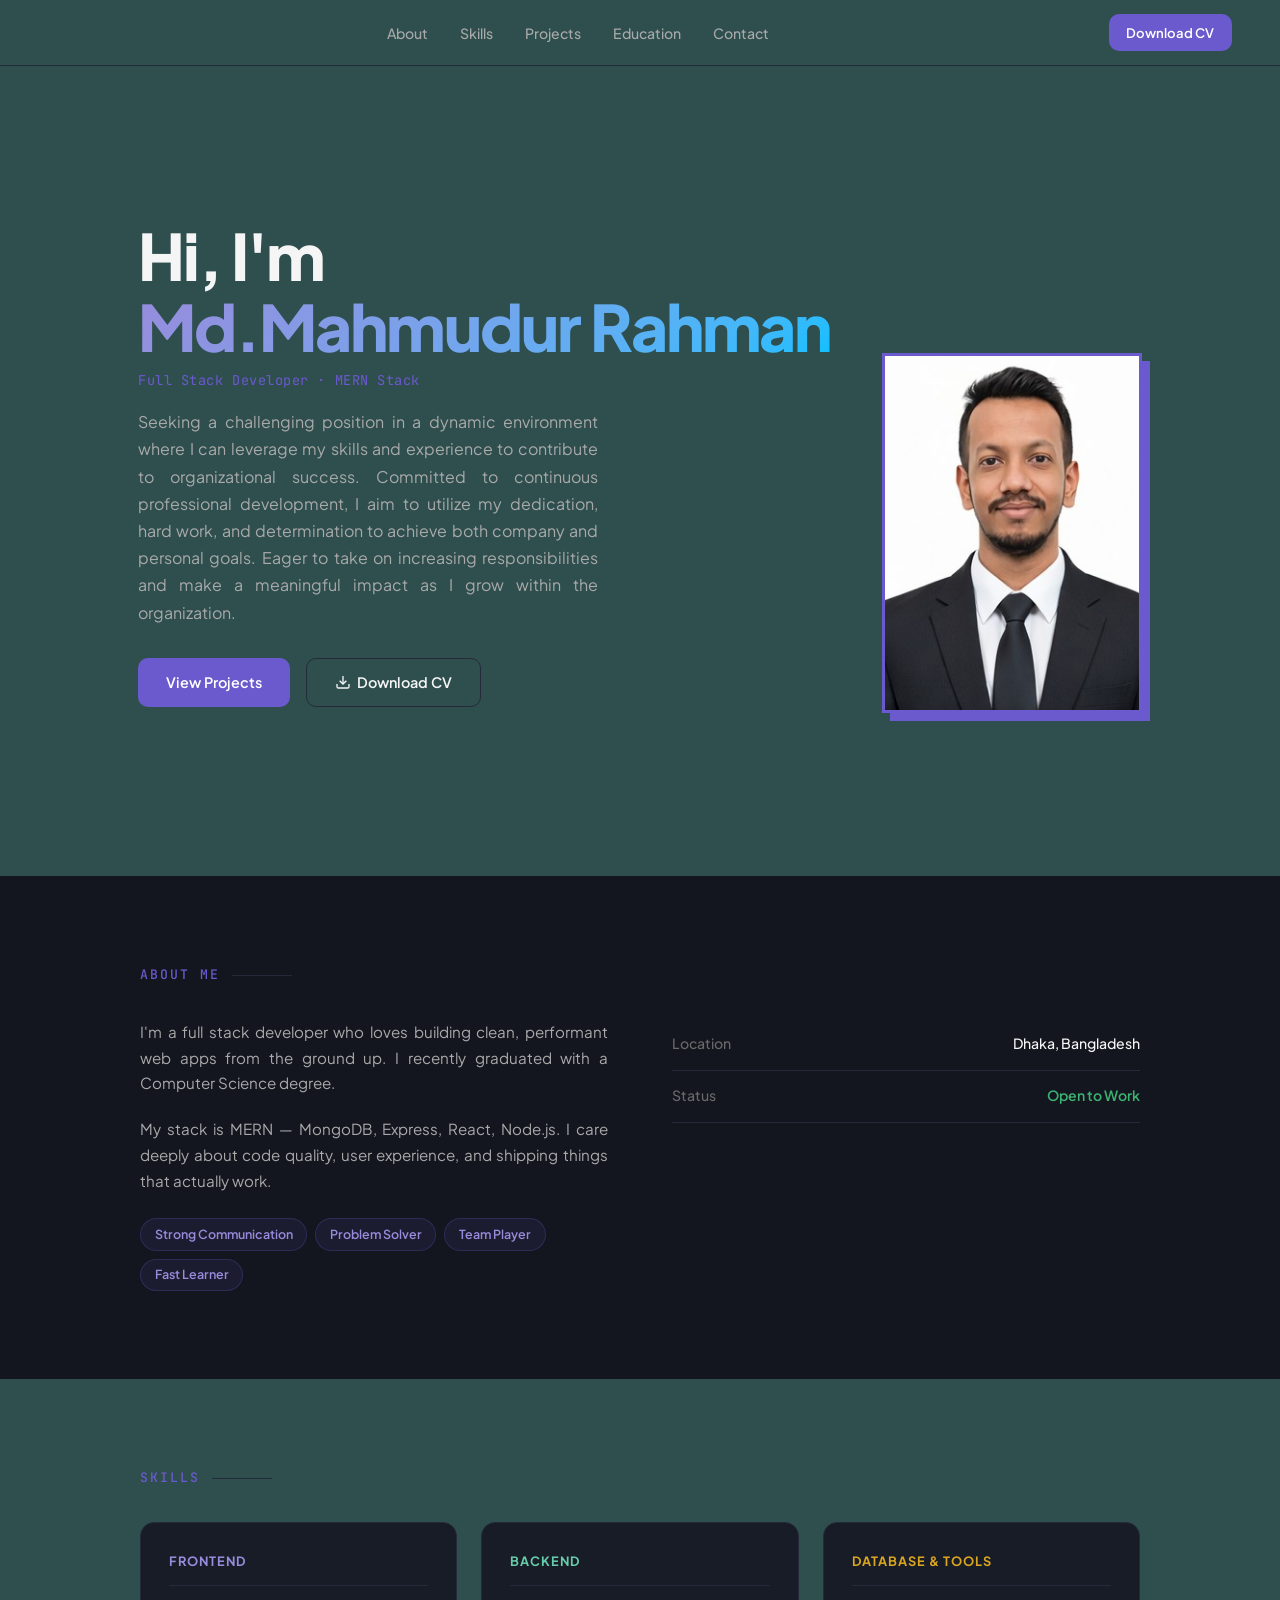
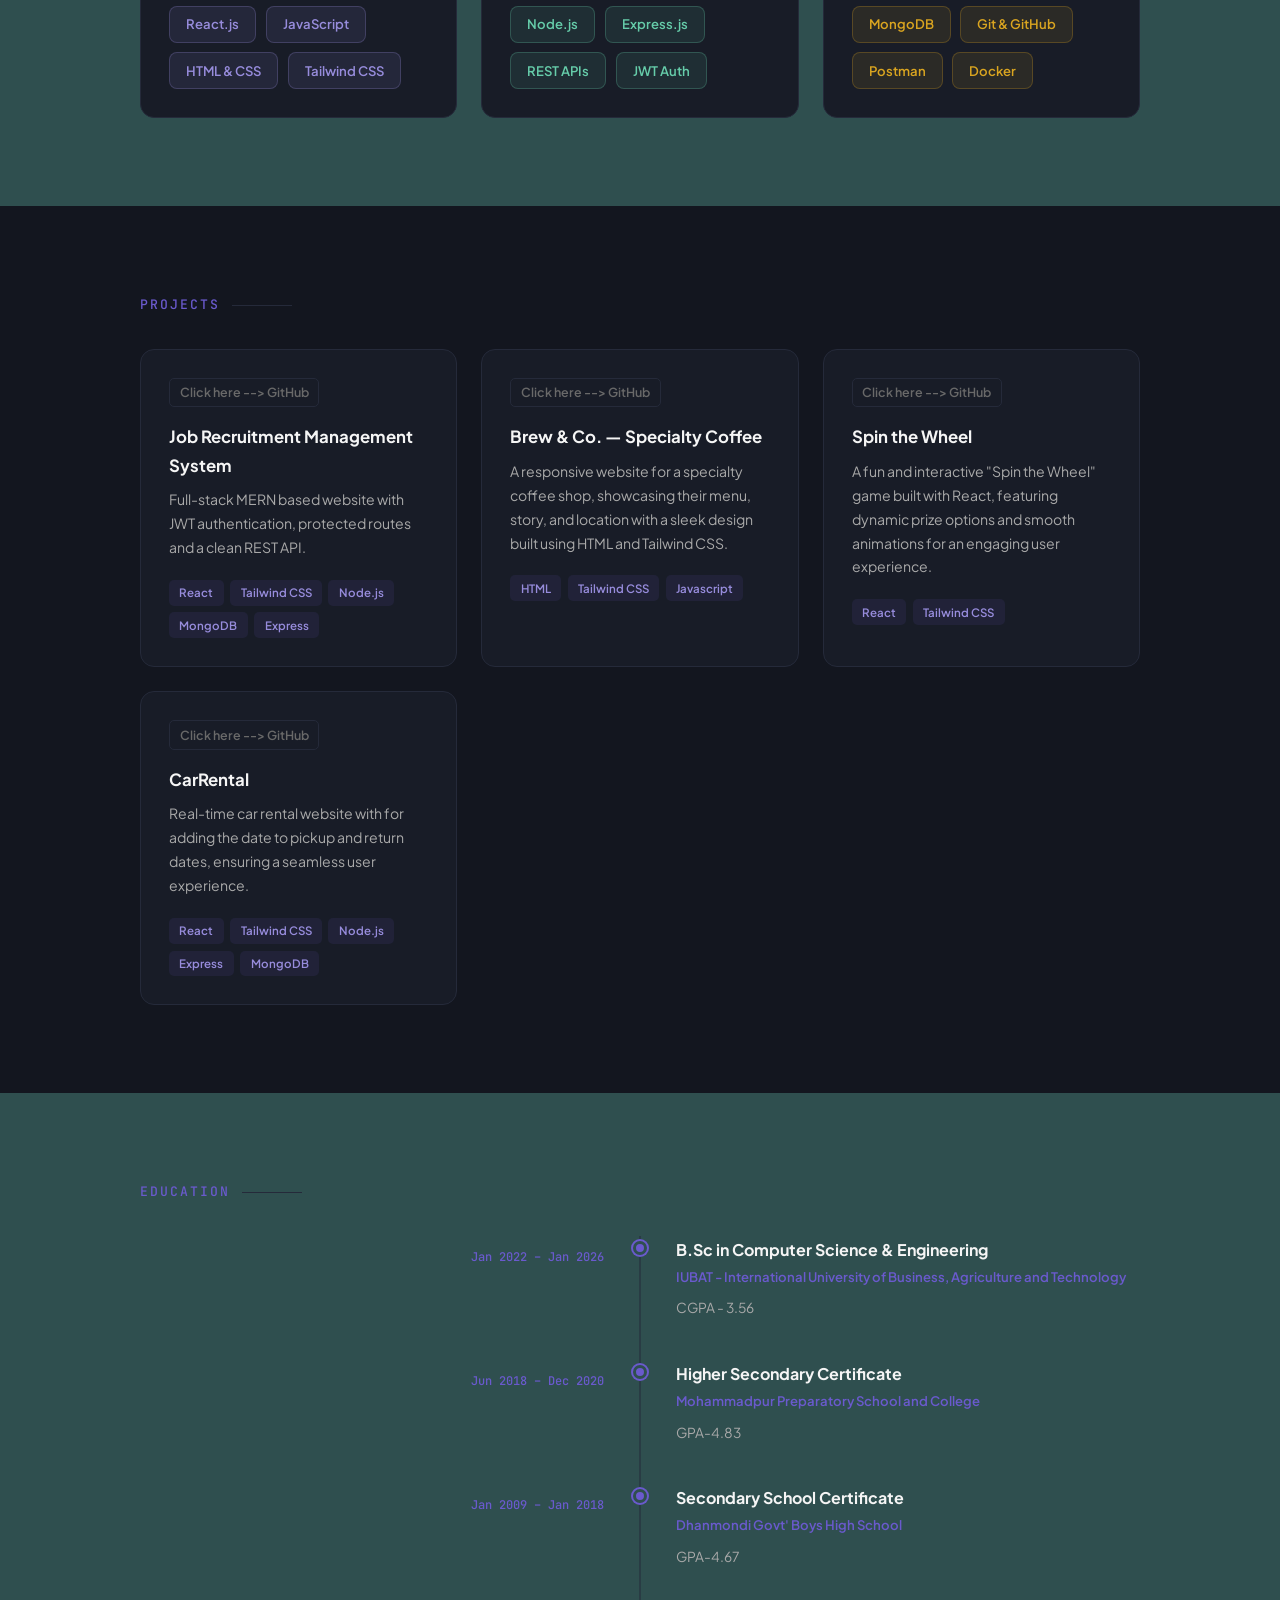
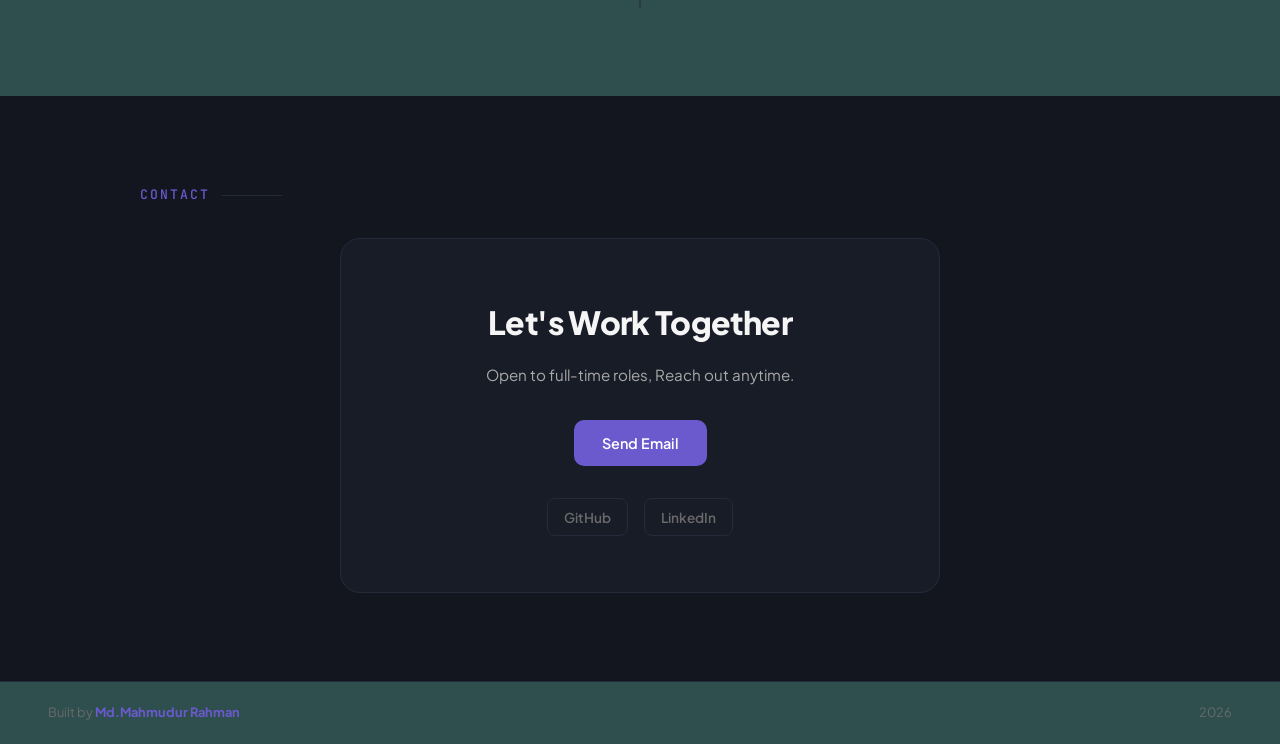
<file: portfolio/index.html>
<!doctype html>
<html lang="en">
  <head>
    <meta charset="UTF-8" />
    <meta name="viewport" content="width=device-width, initial-scale=1.0" />
    <title>Portfolio of Md.Mahmudur Rahman</title>
    <link rel="stylesheet" href="style.css" />
    <link rel="preconnect" href="https://fonts.googleapis.com" />
    <link
      href="https://fonts.googleapis.com/css2?family=Plus+Jakarta+Sans:wght@300;400;500;600;700;800&family=JetBrains+Mono:wght@400;500&display=swap"
      rel="stylesheet"
    />
  </head>
  <body>
    <!-- NAV -->
    <nav id="navbar">
      <span class="logo"><span></span></span>
      <ul id="navMenu">
        <li><a href="#about">About</a></li>
        <li><a href="#skills">Skills</a></li>
        <li><a href="#projects">Projects</a></li>
        <li><a href="#education">Education</a></li>
        <li><a href="#contact">Contact</a></li>
      </ul>
      <a href="./CV/Md_Mahmudur_Rahman.pdf" download class="cv-btn"
        >Download CV</a
      >
      <button class="hamburger" id="hamburger" aria-label="Toggle menu">
        <span></span><span></span><span></span>
      </button>
    </nav>

    <!-- HERO -->
    <section class="hero">
      <div class="hero-left">
        <h1>Hi, I'm<br /><span id="heroName">Md.Mahmudur Rahman</span></h1>
        <p class="hero-role">Full Stack Developer · MERN Stack</p>
        <p class="hero-sub">
          Seeking a challenging position in a dynamic environment where I can
          leverage my skills and experience to contribute to organizational
          success. Committed to continuous professional development, I aim to
          utilize my dedication, hard work, and determination to achieve both
          company and personal goals. Eager to take on increasing
          responsibilities and make a meaningful impact as I grow within the
          organization.
        </p>
        <div class="hero-actions">
          <a href="#projects" class="btn">View Projects</a>
          <a
            href="./CV/Md_Mahmudur_Rahman.pdf"
            download
            class="btn btn-outline"
          >
            <svg
              width="16"
              height="16"
              viewBox="0 0 24 24"
              fill="none"
              stroke="currentColor"
              stroke-width="2"
            >
              <path d="M21 15v4a2 2 0 0 1-2 2H5a2 2 0 0 1-2-2v-4" />
              <polyline points="7 10 12 15 17 10" />
              <line x1="12" y1="15" x2="12" y2="3" />
            </svg>
            Download CV
          </a>
        </div>
      </div>
      <div class="hero-right">
        <div class="profile-wrap">
          <img
            src="./img/User_Profile.jpeg"
            alt="Profile Photo"
            class="profile-img"
          />
          <div class="profile-ring"></div>
        </div>
      </div>
    </section>

    <!-- ABOUT -->
    <section id="about" class="section alt">
      <div class="container">
        <div class="sec-label">About Me</div>
        <div class="about-layout">
          <div class="about-text">
            <p>
              I'm a full stack developer who loves building clean, performant
              web apps from the ground up. I recently graduated with a Computer
              Science degree.
            </p>
            <p>
              My stack is MERN — MongoDB, Express, React, Node.js. I care deeply
              about code quality, user experience, and shipping things that
              actually work.
            </p>
            <div class="about-tags">
              <span>Strong Communication</span>
              <span>Problem Solver</span>
              <span>Team Player</span>
              <span>Fast Learner</span>
            </div>
          </div>
          <div class="about-info">
            <div class="info-row">
              <span class="info-label">Location</span
              ><span class="info-val">Dhaka, Bangladesh</span>
            </div>

            <div class="info-row">
              <span class="info-label">Status</span
              ><span class="info-val status-open">Open to Work </span>
            </div>
          </div>
        </div>
      </div>
    </section>

    <!-- SKILLS -->
    <section id="skills" class="section">
      <div class="container">
        <div class="sec-label">Skills</div>
        <div class="skill-cols">
          <div class="skill-col">
            <div class="skill-col-title fe">Frontend</div>
            <div class="skill-pills">
              <span>React.js</span>
              <span>JavaScript</span>
              <span>HTML & CSS</span>
              <span>Tailwind CSS</span>
            </div>
          </div>

          <div class="skill-col">
            <div class="skill-col-title be">Backend</div>
            <div class="skill-pills">
              <span>Node.js</span>
              <span>Express.js</span>
              <span>REST APIs</span>
              <span>JWT Auth</span>
            </div>
          </div>

          <div class="skill-col">
            <div class="skill-col-title db">Database & Tools</div>
            <div class="skill-pills">
              <span>MongoDB</span>

              <span>Git & GitHub</span>
              <span>Postman</span>
              <span>Docker</span>
            </div>
          </div>
        </div>
      </div>
    </section>

    <!-- PROJECTS -->
    <section id="projects" class="section alt">
      <div class="container">
        <div class="sec-label">Projects</div>
        <div class="projects">
          <div class="card fade-up">
            <div class="card-header">
              <div class="card-links">
                <a
                  href="https://github.com/Mahmudur-86/Job-Recruitment-Management-System-"
                  target="_blank"
                  rel="noopener"
                  >Click here --> GitHub
                </a>
              </div>
            </div>
            <h3>Job Recruitment Management System</h3>
            <p>
              Full-stack MERN based website with JWT authentication, protected
              routes and a clean REST API.
            </p>
            <div class="card-tags">
              <span>React</span>
              <span>Tailwind CSS</span>
              <span>Node.js</span><span>MongoDB</span>
              <span>Express</span>
            </div>
          </div>

          <div class="card fade-up">
            <div class="card-header">
              <div class="card-links">
                <a
                  href="https://github.com/Mahmudur-86/Brew-Co.-Specialty-Coffee"
                  target="_blank"
                  rel="noopener"
                  >Click here --> GitHub
                </a>
              </div>
            </div>
            <h3>Brew & Co. — Specialty Coffee</h3>
            <p>
              A responsive website for a specialty coffee shop, showcasing their
              menu, story, and location with a sleek design built using HTML and
              Tailwind CSS.
            </p>
            <div class="card-tags">
              <span>HTML</span>
              <span>Tailwind CSS</span>
              <span> Javascript </span>
            </div>
          </div>

          <div class="card fade-up">
            <div class="card-header">
              <div class="card-links">
                <a
                  href="https://github.com/Mahmudur-86/spin-the--wheel"
                  target="_blank"
                  rel="noopener"
                  >Click here --> GitHub
                </a>
              </div>
            </div>
            <h3>Spin the Wheel</h3>
            <p>
              A fun and interactive "Spin the Wheel" game built with React,
              featuring dynamic prize options and smooth animations for an
              engaging user experience.
            </p>
            <div class="card-tags">
              <span>React</span>
              <span>Tailwind CSS</span>
            </div>
          </div>

          <div class="card fade-up">
            <div class="card-header">
              <div class="card-links">
                <a
                  href="https://github.com/Mahmudur-86/CarRental"
                  target="_blank"
                  rel="noopener"
                  >Click here --> GitHub</a
                >
              </div>
            </div>
            <h3>CarRental</h3>
            <p>
              Real-time car rental website with for adding the date to pickup
              and return dates, ensuring a seamless user experience.
            </p>
            <div class="card-tags">
              <span>React</span>
              <span>Tailwind CSS</span>
              <span>Node.js</span>
              <span>Express</span>
              <span>MongoDB</span>
            </div>
          </div>
        </div>
      </div>
    </section>

    <!-- EDUCATION -->
    <section id="education" class="section">
      <div class="container">
        <div class="sec-label">Education</div>
        <div class="timeline">
          <div class="tl-item fade-up">
            <div class="tl-left">
              <span class="tl-date">Jan 2022 – Jan 2026</span>
            </div>
            <div class="tl-dot"></div>
            <div class="tl-right">
              <h3>B.Sc in Computer Science & Engineering</h3>
              <span class="tl-company"
                >IUBAT - International University of Business, Agriculture and
                Technology</span
              >
              <p>CGPA - 3.56</p>
            </div>
          </div>

          <div class="tl-item fade-up">
            <div class="tl-left">
              <span class="tl-date">Jun 2018 – Dec 2020</span>
            </div>
            <div class="tl-dot"></div>
            <div class="tl-right">
              <h3>Higher Secondary Certificate</h3>
              <span class="tl-company"
                >Mohammadpur Preparatory School and College</span
              >
              <p>GPA-4.83</p>
            </div>
          </div>
          <div class="tl-item fade-up">
            <div class="tl-left">
              <span class="tl-date">Jan 2009 – Jan 2018</span>
            </div>
            <div class="tl-dot"></div>
            <div class="tl-right">
              <h3>Secondary School Certificate</h3>
              <span class="tl-company">Dhanmondi Govt' Boys High School</span>
              <p>GPA-4.67</p>
            </div>
          </div>
        </div>
      </div>
    </section>

    <!-- CONTACT -->
    <section id="contact" class="section alt">
      <div class="container">
        <div class="sec-label">Contact</div>
        <div class="contact-box fade-up">
          <h2>Let's Work Together</h2>
          <p>Open to full-time roles, Reach out anytime.</p>
          <div class="contact-actions">
            <a href="mailto:mdmahmudurrahman648@gmail.com" class="btn"
              >Send Email</a
            >
          </div>
          <div class="socials">
            <a
              href="https://github.com/Mahmudur-86"
              target="_blank"
              rel="noopener"
              >GitHub</a
            >
            <a
              href="https://www.linkedin.com/in/md-mahmudur-rahman-579461246"
              target="_blank"
              rel="noopener"
              >LinkedIn</a
            >
          </div>
        </div>
      </div>
    </section>

    <footer>
      <span>Built by <strong> Md.Mahmudur Rahman</strong></span>
      <span id="yr">2026</span>
    </footer>

    <script src="app.js"></script>
  </body>
</html>
</file>
<file: portfolio/style.css>
*, *::before, *::after { margin: 0; padding: 0; box-sizing: border-box; }

:root {
  --bg:      darkslategray;
  --bg-alt:  #13161f;
  --card:    #181c27;
  --border:  #252a3a;
  --accent:  slateblue;        
  --accent2: deepskyblue;       
  --accent3: mediumseagreen;    
  --text:    whitesmoke;
  --sub:     darkgray;
  --dim:     dimgray;
  --fe:      color-mix(in srgb, slateblue 70%, white);   
  --be:      mediumaquamarine; 
  --db:      goldenrod;         
  --r: 10px;
}

html { scroll-behavior: smooth; }

body {
  font-family: 'Plus Jakarta Sans', sans-serif;
  background: var(--bg);
  color: var(--text);
  line-height: 1.7;
  overflow-x: hidden;
}

::-webkit-scrollbar { width: 3px; }
::-webkit-scrollbar-track { background: var(--bg); }
::-webkit-scrollbar-thumb { background: var(--accent); border-radius: 2px; }
::selection { background: color-mix(in srgb, var(--accent) 30%, transparent); }

/* ── NAV ── */
nav {
  position: sticky; top: 0; z-index: 100;
  display: flex; align-items: center; justify-content: space-between;
  padding: 0.9rem 3rem;
  background: color-mix(in srgb, var(--bg) 85%, transparent);
  
  border-bottom: 1px solid var(--border);
  transition: box-shadow 0.3s;
}
nav.scrolled { box-shadow: 0 4px 24px color-mix(in srgb, black 30%, transparent); }
.logo { font-size: 1.3rem; font-weight: 800; color: var(--text); letter-spacing: -0.03em; }
.logo span { color: var(--accent); }
nav ul { display: flex; gap: 2rem; list-style: none; }
nav a { text-decoration: none; color: var(--sub); font-size: 0.88rem; font-weight: 500; transition: color 0.2s; }
nav a:hover, nav a.active { color: var(--text); }
.cv-btn {
  display: inline-flex; align-items: center; gap: 0.4rem;
  background: var(--accent); color: white;
  padding: 0.45rem 1.1rem; border-radius: var(--r);
  font-size: 0.82rem; font-weight: 600; text-decoration: none;
  transition: all 0.2s;
}
.cv-btn:hover { background: color-mix(in srgb, var(--accent) 80%, black); transform: translateY(-1px); }
.hamburger { display: none; flex-direction: column; gap: 5px; cursor: pointer; background: none; border: none; }
.hamburger span { display: block; width: 22px; height: 2px; background: var(--text); border-radius: 2px; transition: all 0.3s; }

/* ── HERO ── */
.hero {
  display: flex; align-items: center; justify-content: space-between;
  gap: 3rem; padding: 5.5rem 3rem 4rem;
  max-width: 1100px; margin: 0 auto; min-height: 90vh;
}
.hero-left { flex: 1; }
.hero-status {
  display: inline-flex; align-items: center; gap: 0.5rem;
  background: color-mix(in srgb, var(--accent3) 10%, transparent);
  color: var(--accent3); font-size: 0.8rem; font-weight: 600;
  padding: 0.35rem 1rem; border-radius: 100px;
  border: 1px solid color-mix(in srgb, var(--accent3) 25%, transparent);
  margin-bottom: 1.5rem;
}
.status-dot {
  width: 7px; height: 7px; border-radius: 50%;
  background: var(--accent3);
  animation: pulse 2s ease-in-out infinite;
}
@keyframes pulse { 0%,100% { opacity: 1; } 50% { opacity: 0.4; } }
.hero-left h1 {
  font-size: clamp(2.4rem, 5.5vw, 4rem); font-weight: 800;
  line-height: 1.1; letter-spacing: -0.03em; margin-bottom: 0.5rem;
}
.hero-left h1 span {
  display: block;
  background: linear-gradient(135deg, var(--fe), var(--accent2));
  -webkit-background-clip: text; -webkit-text-fill-color: transparent; background-clip: text;
}
.hero-role {
  font-family: 'JetBrains Mono', monospace;
  font-size: 0.85rem; color: var(--accent); margin-bottom: 1rem;
  letter-spacing: 0.04em;
}
.hero-sub { color: var(--sub); font-size: 1rem; max-width: 460px; margin-bottom: 2rem; text-align: justify; }
.hero-actions { display: flex; gap: 1rem; flex-wrap: wrap; margin-bottom: 2.5rem; }
.hero-stats { display: flex; align-items: center; gap: 1.5rem; }
.stat { display: flex; flex-direction: column; }
.stat strong { font-size: 1.6rem; font-weight: 800; color: var(--accent); line-height: 1; }
.stat span { font-size: 0.72rem; color: var(--dim); margin-top: 0.2rem; }
.divider { width: 1px; height: 36px; background: var(--border); }

/* profile */
.hero-right { flex-shrink: 0; display: flex; align-items: center; justify-content: center; }
.profile-wrap {
  position: relative;
  width: 260px;
  height: 260px;
}
.profile-img {
  width: 260px;
  height: 360px;
  object-fit: cover;
  border-radius: 0;
  display: block;
  position: relative; z-index: 1;
  border: 3px solid var(--accent);
  box-shadow: 8px 8px 0px var(--accent);
  transition: transform 0.3s;
}
.profile-img:hover { transform: scale(1.03); }
.profile-ring { display: none; }
@keyframes spin { to { transform: rotate(360deg); } }
.profile-badge {
  position: absolute; bottom: -12px; right: -12px; z-index: 2;
  background: var(--accent); color: white;
  border-radius: 10px; padding: 0.5rem 0.75rem;
  display: flex; flex-direction: column; align-items: center;
  font-size: 0.72rem; font-weight: 700; line-height: 1.3;
  box-shadow: 0 4px 16px color-mix(in srgb, var(--accent) 40%, transparent);
}

/* ── BUTTONS ── */
.btn {
  display: inline-flex; align-items: center; gap: 0.4rem;
  background: var(--accent); color: white;
  padding: 0.7rem 1.75rem; border-radius: var(--r);
  text-decoration: none; font-size: 0.9rem; font-weight: 600;
  transition: all 0.2s;
}
.btn:hover { background: color-mix(in srgb, var(--accent) 80%, black); transform: translateY(-2px); box-shadow: 0 8px 20px color-mix(in srgb, var(--accent) 30%, transparent); }
.btn-outline { background: transparent; color: var(--text); border: 1px solid var(--border); }
.btn-outline:hover { border-color: var(--accent); color: var(--accent); background: transparent; box-shadow: none; }

/* ── SECTIONS ── */
.section { padding: 5.5rem 3rem; }
.section.alt { background: var(--bg-alt); }
.container { max-width: 1000px; margin: 0 auto; }
.sec-label {
  font-family: 'JetBrains Mono', monospace;
  font-size: 0.82rem; font-weight: 500; letter-spacing: 0.15em;
  text-transform: uppercase; color: var(--accent);
  margin-bottom: 2rem;
  display: flex; align-items: center; gap: 0.75rem;
}
.sec-label::after { content: ''; flex: 1; max-width: 60px; height: 1px; background: var(--border); }

/* ── ABOUT ── */
.about-layout { display: grid; grid-template-columns: 1fr 1fr; gap: 4rem; align-items: start; }
.about-text p { color: var(--sub); margin-bottom: 1.25rem; font-size: 0.95rem; text-align: justify; }
.about-tags { display: flex; flex-wrap: wrap; gap: 0.5rem; margin-top: 1.5rem; }
.about-tags span {
  font-size: 0.78rem; font-weight: 600;
  padding: 0.3rem 0.85rem; border-radius: 100px;
  background: color-mix(in srgb, var(--accent) 10%, transparent);
  color: var(--fe); border: 1px solid color-mix(in srgb, var(--accent) 25%, transparent);
}
.about-info { display: flex; flex-direction: column; gap: 0; }
.info-row {
  display: flex; justify-content: space-between; align-items: center;
  padding: 0.85rem 0; border-bottom: 1px solid var(--border);
  font-size: 0.88rem;
}
.info-label { color: var(--dim); font-weight: 500; }
.info-val { color: var(--text); font-weight: 500; }
.status-open { color: var(--accent3); font-weight: 600; }
.info-link {
  display: inline-flex; align-items: center; gap: 0.35rem;
  color: var(--accent); text-decoration: none; font-weight: 600; font-size: 0.85rem;
  transition: color 0.2s;
}
.info-link:hover { color: var(--accent2); }

/* ── SKILLS ── */
.skill-cols { display: grid; grid-template-columns: repeat(3, 1fr); gap: 1.5rem; }
.skill-col {
  background: var(--card);
  border: 1px solid var(--border);
  border-radius: 14px;
  padding: 1.75rem;
  transition: transform 0.2s, box-shadow 0.2s;
}
.skill-col:hover { transform: translateY(-4px); box-shadow: 0 10px 28px color-mix(in srgb, black 25%, transparent); }
.skill-col-title {
  display: flex; align-items: center; gap: 0.5rem;
  font-size: 0.8rem; font-weight: 700; letter-spacing: 0.08em;
  text-transform: uppercase; margin-bottom: 1.25rem;
  padding-bottom: 0.75rem; border-bottom: 1px solid var(--border);
}
.skill-col-icon { font-size: 1rem; }
.skill-col-title.fe { color: var(--fe); }
.skill-col-title.be { color: var(--be); }
.skill-col-title.db { color: var(--db); }
.skill-pills { display: flex; flex-wrap: wrap; gap: 0.6rem; }
.skill-pills span {
  font-size: 0.82rem; font-weight: 600;
  padding: 0.4rem 1rem; border-radius: 8px;
  border: 1px solid transparent; transition: all 0.2s; cursor: default;
}
.skill-col:nth-child(1) .skill-pills span {
  background: color-mix(in srgb, var(--fe) 10%, transparent);
  color: var(--fe);
  border-color: color-mix(in srgb, var(--fe) 25%, transparent);
}
.skill-col:nth-child(2) .skill-pills span {
  background: color-mix(in srgb, var(--be) 10%, transparent);
  color: var(--be);
  border-color: color-mix(in srgb, var(--be) 25%, transparent);
}
.skill-col:nth-child(3) .skill-pills span {
  background: color-mix(in srgb, var(--db) 10%, transparent);
  color: var(--db);
  border-color: color-mix(in srgb, var(--db) 25%, transparent);
}
.skill-pills span:hover { transform: translateY(-2px); }

/* ── PROJECTS ── */
.projects { display: grid; grid-template-columns: repeat(auto-fill, minmax(290px, 1fr)); gap: 1.5rem; }
.card {
  background: var(--card); border: 1px solid var(--border);
  border-radius: 14px; padding: 1.75rem;
  transition: transform 0.25s, box-shadow 0.25s, border-color 0.25s;
}
.card:hover { transform: translateY(-5px); box-shadow: 0 12px 32px color-mix(in srgb, black 30%, transparent); border-color: color-mix(in srgb, var(--accent) 40%, transparent); }
.card-header { display: flex; justify-content: space-between; align-items: center; margin-bottom: 1rem; }
.card-icon { font-size: 1.75rem; }
.card-links { display: flex; gap: 0.5rem; }
.card-links a { font-size: 0.78rem; font-weight: 600; color: var(--dim); text-decoration: none; padding: 0.2rem 0.6rem; border: 1px solid var(--border); border-radius: 5px; transition: all 0.2s; }
.card-links a:hover { color: var(--accent2); border-color: var(--accent2); }
.card h3 { font-size: 1.05rem; font-weight: 700; margin-bottom: 0.5rem; }
.card p { font-size: 0.88rem; color: var(--sub); margin-bottom: 1.25rem; line-height: 1.7; }
.card-tags { display: flex; flex-wrap: wrap; gap: 0.4rem; }
.card-tags span { font-size: 0.72rem; font-weight: 600; padding: 0.2rem 0.65rem; border-radius: 5px; background: color-mix(in srgb, var(--accent) 10%, transparent); color: var(--fe); }

/* ── TIMELINE ── */
.timeline { display: flex; flex-direction: column; gap: 0; position: relative; }
.timeline::before { content: ''; position: absolute; left: 50%; top: 0; bottom: 0; width: 1px; background: var(--border); transform: translateX(-50%); }
.tl-item { display: grid; grid-template-columns: 1fr 24px 1fr; gap: 1.5rem; align-items: start; margin-bottom: 2.5rem; }
.tl-left { text-align: right; padding-top: 0.3rem; }
.tl-date { font-family: 'JetBrains Mono', monospace; font-size: 0.75rem; color: var(--accent); font-weight: 500; }
.tl-dot { width: 14px; height: 14px; border-radius: 50%; background: var(--accent); border: 3px solid var(--bg); box-shadow: 0 0 0 2px var(--accent); margin-top: 0.3rem; justify-self: center; }
.tl-right h3 { font-size: 1rem; font-weight: 700; margin-bottom: 0.2rem; }
.tl-company { font-size: 0.82rem; color: var(--accent); font-weight: 600; display: block; margin-bottom: 0.5rem; }
.tl-right p { font-size: 0.86rem; color: var(--sub); line-height: 1.7; }

/* ── CONTACT ── */
.contact-box {
  background: var(--card); border: 1px solid var(--border);
  border-radius: 20px; padding: 3.5rem; text-align: center;
  max-width: 600px; margin: 0 auto;
}
.contact-box h2 { font-size: 2rem; font-weight: 800; margin-bottom: 0.75rem; letter-spacing: -0.02em; }
.contact-box p { color: var(--sub); margin-bottom: 2rem; font-size: 0.95rem; }
.contact-actions { display: flex; gap: 1rem; justify-content: center; flex-wrap: wrap; margin-bottom: 2rem; }
.socials { display: flex; justify-content: center; gap: 1rem; flex-wrap: wrap; }
.socials a { color: var(--dim); text-decoration: none; font-size: 0.85rem; font-weight: 600; padding: 0.4rem 1rem; border: 1px solid var(--border); border-radius: 8px; transition: all 0.2s; }
.socials a:hover { color: var(--text); border-color: var(--sub); }

/* ── FOOTER ── */
footer { display: flex; justify-content: space-between; padding: 1.25rem 3rem; font-size: 0.8rem; color: var(--dim); border-top: 1px solid var(--border); }
footer strong { color: var(--accent); }

/* ── FADE UP ── */
.fade-up { opacity: 0; transform: translateY(22px); transition: opacity 0.6s ease, transform 0.6s ease; }
.fade-up.visible { opacity: 1; transform: translateY(0); }

/* ── RESPONSIVE ── */
@media (max-width: 900px) {
  .hero { flex-direction: column; text-align: center; padding: 5rem 2rem 3rem; min-height: auto; }
  .hero-sub, .hero-actions, .hero-stats { margin-left: auto; margin-right: auto; }
  .hero-actions, .hero-stats { justify-content: center; }
  .hero-right { width: 100%; height: auto; display: flex; justify-content: center; }
  .profile-wrap { width: 200px; height: 200px; }
  .about-layout { grid-template-columns: 1fr; gap: 2.5rem; }
  .skill-cols { grid-template-columns: 1fr; gap: 1.25rem; }
  .timeline::before { display: none; }
  .tl-item { grid-template-columns: 1fr; }
  .tl-left { text-align: left; }
  .tl-dot { display: none; }
}
@media (max-width: 640px) {
  nav { padding: 0.9rem 1.25rem; }
  .cv-btn { display: none; }
  nav ul { display: none; flex-direction: column; position: absolute; top: 100%; left: 0; right: 0; background: var(--bg-alt); border-bottom: 1px solid var(--border); padding: 0.5rem 0; }
  nav ul.open { display: flex; }
  nav ul li a { display: block; padding: 0.65rem 2rem; }
  .hamburger { display: flex; }
  .section { padding: 4rem 1.25rem; }
  .contact-box { padding: 2rem 1.25rem; }
  footer { padding: 1.25rem; flex-direction: column; gap: 0.25rem; text-align: center; }
}
</file>
